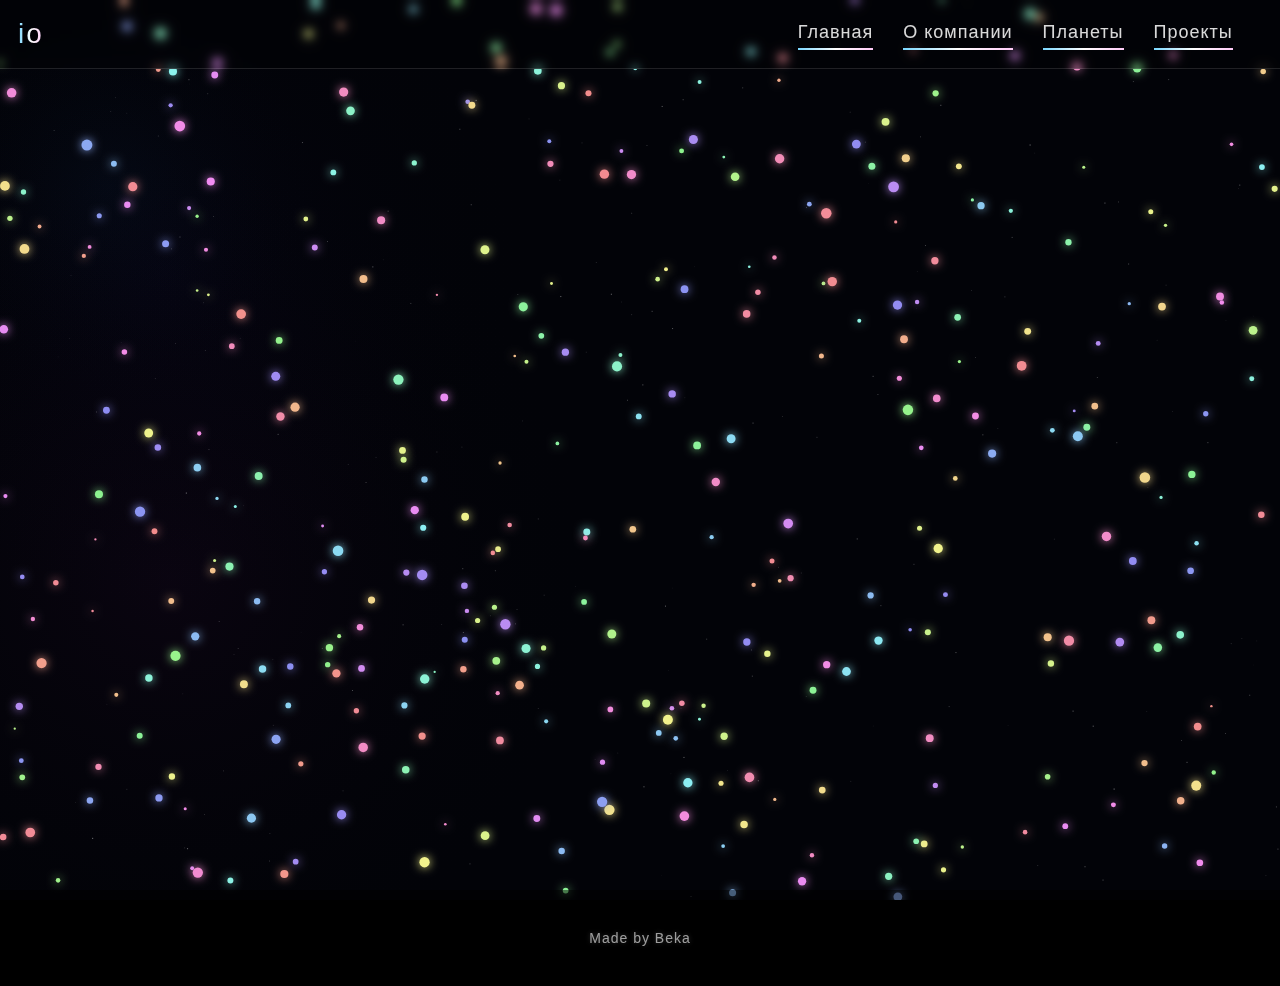
<file: index.html>
<!DOCTYPE html>
<html lang="ru">
<head>
<meta charset="UTF-8">
<title>io Космос, Астрология, Планеты</title>
<link rel="stylesheet" href="style.css">
</head>
<body>

<header>
    <div class="logo">io</div>
    <nav>
        <a href="index.html">Главная</a>
        <a href="AboutUs.html">О компании</a>
        <a href="solar.html">Планеты</a>
        <a href="project.html">Проекты</a>
    </nav>
</header>

<canvas id="galaxy"></canvas>

<div class="content">
    <marquee width= "100%" direction="right" loop = "infinite" scrollamount="16"><h1>io</h1></marquee>
    <p>Мы исследуем космос, наблюдаем за планетами и создаём новые способы понимать Вселенную.</p>

    <div class="btns">
        <a href="AboutUs.html">О компании</a>
        <a href="project.html">Проекты</a>
        <a href="solar.html">Планеты</a>
    </div>
</div>

<footer id="lol" style="position: relative; z-index: 99999;">
    <a href="https://www.youtube.com/watch?v=W9QVQvGSsKI" target="_blank" style="text-decoration: none; color: inherit; display: block; cursor: pointer;">
        Made by Beka
    </a>
</footer>

<script src="galaxy.js"></script>
</body>
</html>
</file>
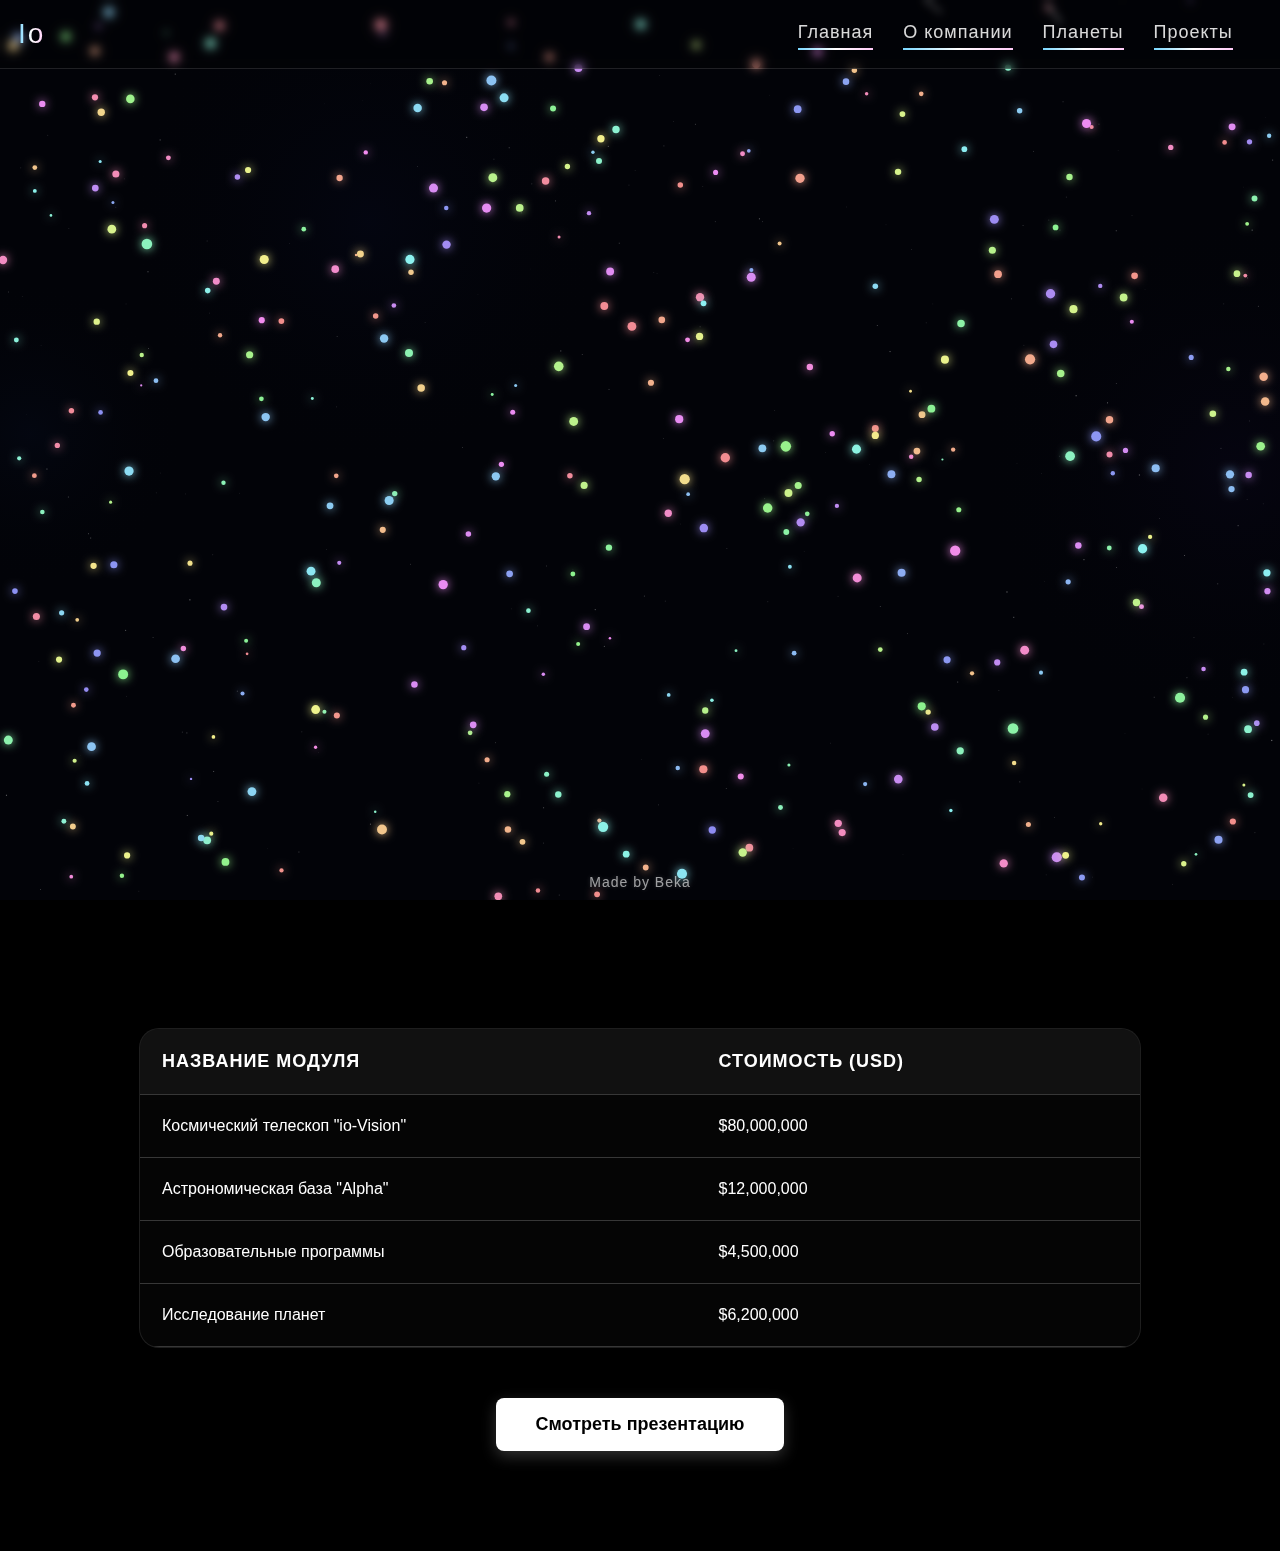
<file: project.html>
<!doctype html>
<html lang="ru">
  <head>
    <meta charset="UTF-8" />
    <title>Io Проекты</title>
    <link rel="stylesheet" href="style.css" />
  </head>
  <body>
    <header>
      <div class="logo">Io</div>
      <nav>
        <a href="index.html">Главная</a>
        <a href="AboutUs.html">О компании</a>
        <a href="solar.html">Планеты</a>
        <a href="project.html">Проекты</a>
      </nav>
    </header>

    <canvas id="galaxy"></canvas>

    <div class="content">
      <h1>Наши проекты</h1>
      <p>
        Io занимается исследованием космоса, астрономическими наблюдениями и
        разработкой уникальных проектов, чтобы изучать Вселенную.
      </p>

      <div class="projects-grid">
        <div class="project-card" data-budget="$80 000 000">
          <div
            class="project-img"
            style="
              background-image: url(&quot;https://upload.wikimedia.org/wikipedia/commons/4/4a/XMM-Newton_spacecraft_model.png&quot;);
            "
          ></div>
          <h2>Космический телескоп</h2>
          <p>
            Проект по запуску телескопа для изучения удалённых галактик и
            туманностей.
          </p>
          <button class="details-btn">Подробнее</button>
        </div>

        <div class="project-card" data-budget="$12 000 000">
          <div
            class="project-img"
            style="
              background-image: url(&quot;https://naked-science.ru/wp-content/uploads/2023/07/image-295.png&quot;);
            "
          ></div>
          <h2>Астрономическая база</h2>
          <p>
            Создание наземной обсерватории для наблюдения за планетами и
            звёздами.
          </p>
          <button class="details-btn">Подробнее</button>
        </div>

        <div class="project-card" data-budget="$4 500 000">
          <div
            class="project-img"
            style="
              background-image: url(&quot;https://prodod.moscow/wp-content/uploads/2019/05/starry-night-1149815_640.jpg&quot;);
            "
          ></div>
          <h2>Образовательные программы</h2>
          <p>
            Программы для школьников и студентов по астрономии и космонавтике.
          </p>
          <button class="details-btn">Подробнее</button>
        </div>

        <div class="project-card" data-budget="$6 200 000">
          <div
            class="project-img"
            style="
              background-image: url(&quot;https://m.misha.suvorkov.ru/gasplanet.png&quot;);
            "
          ></div>
          <h2>Исследование планет</h2>
          <p>Проекты по наблюдению и анализу планет нашей Солнечной системы.</p>
          <button class="details-btn">Подробнее</button>
        </div>
      </div>
    </div>

    <div class="project-details" id="projectDetails"></div>

<section class="budget-section">
    <h2 class="gallery-title">Сметы проектов</h2>
    
    <div class="table-container">
        <table class="glass-table">
            <thead>
                <tr>
                    <th>Название модуля</th>
                    <th>Стоимость (USD)</th>
                </tr>
            </thead>
            <tbody>
                <tr>
                    <td>Космический телескоп "io-Vision"</td>
                    <td>$80,000,000</td>
                </tr>
                <tr>
                    <td>Астрономическая база "Alpha"</td>
                    <td>$12,000,000</td>
                </tr>
                <tr>
                    <td>Образовательные программы</td>
                    <td>$4,500,000</td>
                </tr>
                <tr>
                    <td>Исследование планет</td>
                    <td>$6,200,000</td>
                </tr>
            </tbody>
        </table>
    </div>

    <div class="video-trigger-wrapper">
        <button id="showVideoBtn" class="white-btn">Смотреть презентацию</button>
    </div>
</section>

<div id="videoModal" class="project-details" style="display:none;">
    <button class="pd-close" id="closeVideo">✕</button>
    <div class="pd-inner" style="max-width: 1250px;">
        <div class="video-content-block">
            <video id="mainVideo" width="1200" height="600" muted loop controls playsinline class="main-video">
                <source src="" type="video/mp4">
            </video>
            <div class="pd-right">
                <h2>Визуализация миссии</h2>
                <p class="pd-lead">Демонстрация работы систем в условиях глубокого космоса.</p>
            </div>
        </div>
    </div>
</div>

    <footer>Made by Beka</footer>

    <script src="galaxy.js"></script>
    <script src="project.js"></script>
  </body>
</html>
</file>
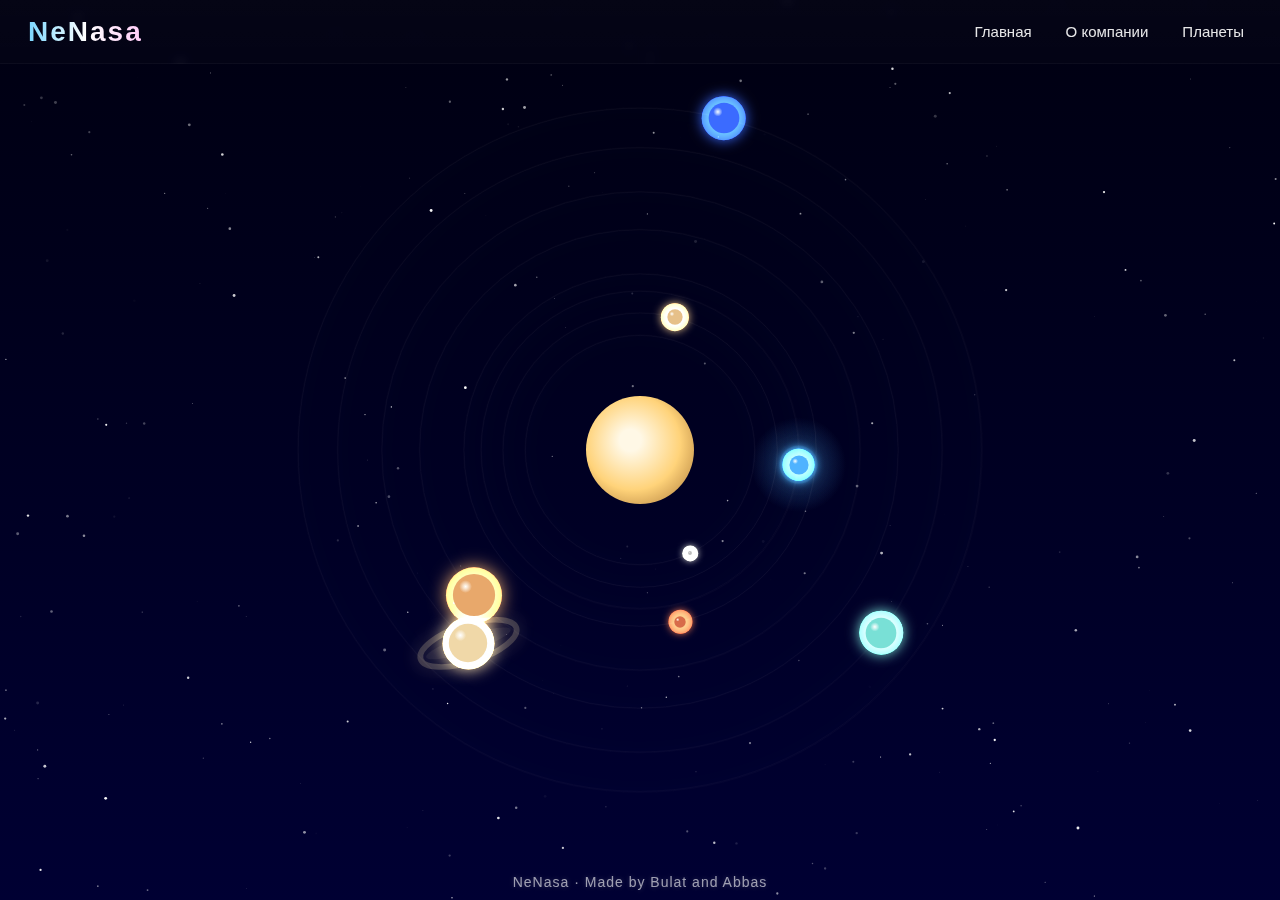
<file: solar.html>
<!DOCTYPE html>
<html lang="ru">
<head>
  <meta charset="utf-8" />
  <meta name="viewport" content="width=device-width, initial-scale=1" />
  <title>NeNasa - Солнечная система</title>
  <link rel="stylesheet" href="solar.css" />
</head>
<body>
  <header class="topbar" role="banner">
    <div class="logo">NeNasa</div>
    <nav class="nav" role="navigation" aria-label="Главное меню">
      <a href="index.html">Главная</a>
      <a href="AboutUs.html">О компании</a>
      <a href="project.html">Планеты</a>
    </nav>
  </header>

 

  <main class="stage" role="main">
    <canvas id="space" aria-hidden="true"></canvas>
    <div id="ui" aria-hidden="false"></div>
    <div id="orbits" aria-hidden="true"></div>
    <div id="controls" aria-hidden="true"></div>

    <div id="info" role="dialog" aria-modal="false" aria-hidden="true" tabindex="-1">
      <button id="infoClose" aria-label="Закрыть">✕</button>
      <h3 id="infoTitle"></h3>
      <p id="infoDesc"></p>
      <ul id="infoFacts"></ul>
    </div>

    <footer class="footer" role="contentinfo">
      NeNasa · Made by Bulat and Abbas
    </footer>
  </main>

  <script src="solar.js" defer></script>
</body>
</html>
</file>
<file: style.css>
html,
body {
  margin: 0;
  padding: 0;
  background: black;
  height: 100%;
  font-family: "Segoe UI", Arial, sans-serif;
  scroll-behavior: smooth;
}


::-webkit-scrollbar {
  width: 8px;
  background: transparent;
}
::-webkit-scrollbar-thumb {
  background: rgba(255, 255, 255, 0.1);
  border-radius: 10px;
}
::-webkit-scrollbar-track {
  background: transparent;
}

#lol {
    cursor: pointer; /* Makes the mouse turn into a hand icon */
    transition: opacity 0.3s;
}

.budget-section {
  padding: 60px 20px 100px;
  position: relative;
  z-index: 5;
}

.table-container {
  max-width: 1000px;
  margin: 0 auto;
  background: rgba(255, 255, 255, 0.02);
  backdrop-filter: blur(15px);
  border-radius: 20px;
  border: 1px solid rgba(255, 255, 255, 0.1);
  overflow: hidden;
}

.glass-table {
  width: 100%;
  border-collapse: collapse;
  color: #fff;
}

.glass-table th,
.glass-table td {
  padding: 22px;
  text-align: left;
  border-bottom: 1px solid rgba(255, 255, 255, 0.2); /* Те самые грани снизу */
}

footer#lol {
    position: relative;
    z-index: 9999; /* Очень высокий приоритет */
    padding: 40px 0;
    text-align: center;
    background: rgba(0,0,0,0.5);
}

footer#lol a {
    display: inline-block;
    text-decoration: none;
    color: rgba(255,255,255,0.5);
    transition: 0.3s;
    pointer-events: auto !important; 
}

footer#lol a:hover {
    color: #fff;
    transform: scale(1.1);
}

.glass-table th {
  background: rgba(255, 255, 255, 0.05);
  font-size: 18px;
  text-transform: uppercase;
  letter-spacing: 1px;
}

.video-trigger-wrapper {
  text-align: center;
  margin-top: 50px;
}

.white-btn {
  background: #ffffff;
  color: #000000;
  border: none;
  padding: 16px 40px;
  font-size: 18px;
  font-weight: 700;
  border-radius: 8px;
  cursor: pointer;
  transition: all 0.4s cubic-bezier(0.175, 0.885, 0.32, 1.275);
  box-shadow: 0 5px 15px rgba(255, 255, 255, 0.2);
}

.white-btn:hover {
  transform: translateY(-5px);
  box-shadow: 0 10px 30px rgba(255, 255, 255, 0.4);
  background: #f0f0f0;
}

.video-content-block {
  display: flex;
  flex-direction: column;
  align-items: center;
  width: 100%;
}

.main-video {
  border-radius: 15px;
  border: 1px solid rgba(255, 255, 255, 0.1);
  max-width: 100%;
  height: auto;
  box-shadow: 0 20px 50px rgba(0, 0, 0, 0.5);
}
canvas {
  position: fixed;
  top: 0;
  left: 0;
  display: block;
  z-index: 1;
}

header {
  position: fixed;
  top: 0;
  left: 0;
  width: 100%;
  z-index: 10;
  display: flex;
  justify-content: space-between;
  align-items: center;
  padding: 18px;
  backdrop-filter: blur(4px);
  background: rgba(0, 0, 0, 0.25);
  border-bottom: 1px solid rgba(255, 255, 255, 0.12);
  animation: fadeIn 1.5s forwards;
}

.logo {
  font-size: 28px;
  font-weight: 600px;
  letter-spacing: 2px;
  background: linear-gradient(90deg, #7ad7ff, #ffffff, #ffcbf8);
  -webkit-background-clip: text;
  color: transparent;
  transition: 0.4s ease;
}

.logo:hover {
  transform: scale(1.05);
  opacity: 0.9;
}

nav {
  display: flex;
  gap: 30px;
}

nav a {
  text-decoration: none;
  color: rgba(255, 255, 255, 0.85);
  font-size: 18px;
  letter-spacing: 1px;
  padding-bottom: 4px;
  transition: 0.35s ease;
  position: relative;
  right: 15%;
}

nav a::after {
  content: "";
  position: absolute;
  bottom: -3px;
  left: 0%;
  width: 100%;
  height: 2px;
  background: linear-gradient(90deg, #7ad7ff, #ffffff, #ffcbf8);
  transition: 0.4s;
}

nav a:hover::after {
  width: 100%;
}

nav a:hover {
  transform: translateY(-2px);
  color: white;
}

.content {
  position: relative;
  z-index: 5;
  width: 100%;
  height: 100%;
  display: flex;
  flex-direction: column;
  justify-content: center;
  align-items: center;
  color: white;
  text-align: center;
  backdrop-filter: blur(3px);
  opacity: 0;
  animation: fadeIn 2s forwards;
}

h1 {
  font-size: 64px;
  letter-spacing: 4px;
  text-transform: uppercase;
  margin: 0 0 10px;
  background: linear-gradient(90deg, #7ad7ff, #ffffff, #ffcbf8);
  -webkit-background-clip: text;
  color: transparent;
  animation: pulseText 3s infinite alternate;
}

h1:hover {
  transform: scale(1.05);
  text-shadow:
    0 0 20px rgba(122, 215, 255, 0.7),
    0 0 30px rgba(255, 203, 248, 0.6);
}

p {
  font-size: 20px;
  max-width: 600px;
  opacity: 0.85;
  margin-bottom: 40px;
  animation: fadeInText 2s forwards 0.5s;
}

.btns {
  display: flex;
  gap: 20px;
  margin-bottom: 40px;
}

.btns a {
  text-decoration: none;
  padding: 14px 28px;
  border-radius: 8px;
  font-size: 18px;
  color: white;
  background: rgba(255, 255, 255, 0.12);
  border: 1px solid rgba(255, 255, 255, 0.25);
  transition: all 0.35s ease;
  backdrop-filter: blur(4px);
  position: relative;
  overflow: hidden;
}

.btns a::before {
  content: "";
  position: absolute;
  top: -50%;
  left: -50%;
  width: 200%;
  height: 200%;
  background: linear-gradient(45deg, #7ad7ff, #ffffff, #ffcbf8, #7ad7ff);
  background-size: 400% 400%;
  z-index: 0;
  filter: blur(10px);
  opacity: 0;
  transition: 0.5s;
}

.btns a:hover::before {
  opacity: 0.5;
  animation: gradientMove 4s linear infinite;
}

.btns a:hover {
  transform: scale(1.08) rotate(-1deg);
  background: rgba(255, 255, 255, 0.25);
  border-color: rgba(255, 255, 255, 0.4);
  box-shadow:
    0 0 25px rgba(255, 255, 255, 0.35),
    0 0 40px rgba(122, 215, 255, 0.25);
}

.btns a span {
  position: relative;
  z-index: 1;
}

footer {
  position: fixed;
  bottom: 10px;
  width: 100%;
  text-align: center;
  font-size: 14px;
  color: rgba(255, 255, 255, 0.6);
  letter-spacing: 1px;
  z-index: 5;
  text-shadow: 0 0 5px rgba(255, 255, 255, 0.2);
  pointer-events: none;
}
h1 {
  animation: floatText 4s ease-in-out infinite;
}
.projects-grid {
  display: grid;
  grid-template-columns: repeat(auto-fit, minmax(250px, 1fr));
  gap: 30px;
  width: 90%;
  max-width: 1200px;
  margin-top: 40px;
}

.project-card {
  background: rgba(255, 255, 255, 0.1);
  border: 1px solid rgba(255, 255, 255, 0.2);
  border-radius: 12px;
  overflow: hidden;
  text-align: center;
  backdrop-filter: blur(6px);
  transition:
    transform 0.35s ease,
    box-shadow 0.35s ease;
}

.project-card:hover {
  transform: scale(1.05);
  box-shadow:
    0 0 20px rgba(122, 215, 255, 0.4),
    0 0 30px rgba(255, 203, 248, 0.3);
}

.project-img {
  width: 100%;
  height: 180px;
  background-size: cover;
  background-position: center;
  transition: transform 0.5s ease;
}

.project-card:hover .project-img {
  transform: scale(1.1);
}

.project-card h2 {
  font-size: 22px;
  margin: 15px 0 10px;
  background: linear-gradient(90deg, #7ad7ff, #ffffff, #ffcbf8);
  -webkit-background-clip: text;
  color: transparent;
}

.project-card p {
  font-size: 16px;
  color: rgba(255, 255, 255, 0.85);
  padding: 0 15px 15px;
}

.project-card a {
  display: inline-block;
  margin-bottom: 15px;
  padding: 10px 20px;
  color: white;
  text-decoration: none;
  background: rgba(255, 255, 255, 0.12);
  border: 1px solid rgba(255, 255, 255, 0.25);
  border-radius: 8px;
  transition: all 0.35s ease;
}

.project-card a:hover {
  background: rgba(255, 255, 255, 0.25);
  box-shadow: 0 0 15px rgba(122, 215, 255, 0.3);
  transform: scale(1.05);
}

.projects {
  display: flex;
  flex-direction: column;
  gap: 20px;
  z-index: 5;
  position: relative;
}

.project-card {
  background: rgba(255, 255, 255, 0.1);
  padding: 20px;
  border-radius: 10px;
  backdrop-filter: blur(4px);
  transition:
    transform 0.3s ease,
    opacity 0.3s ease;
}

.project-card:hover {
  transform: scale(1.02);
}

.project-details {
  position: fixed;
  top: 50%;
  left: 50%;
  width: 60%;
  max-width: 800px;
  background: rgba(0, 0, 0, 0.9);
  padding: 30px;
  border-radius: 15px;
  transform: translate(-50%, -50%) scale(0);
  opacity: 0;
  transition:
    transform 0.5s ease,
    opacity 0.5s ease;
  color: white;
  z-index: 20;
}

.project-details.show {
  transform: translate(-50%, -50%) scale(1);
  opacity: 1;
}
.projects-grid.dimmed,
.projects-grid.dimmed .project-card {
  transition:
    opacity 420ms ease,
    transform 420ms ease;
}
.projects-grid.dimmed {
  pointer-events: none;
  opacity: 0.08;
  transform: scale(0.99);
}
.project-details {
  display: none;
  position: fixed;
  z-index: 120;
  background: linear-gradient(
    180deg,
    rgba(8, 10, 14, 0.98),
    rgba(6, 8, 12, 0.99)
  );
  color: #fff;
  box-shadow:
    0 30px 80px rgba(0, 0, 0, 0.6),
    0 8px 20px rgba(0, 0, 0, 0.5);
  border-radius: 12px;
  overflow: hidden;
  opacity: 0;
  backdrop-filter: blur(6px) saturate(1.05);
}
.project-details .pd-inner {
  display: flex;
  gap: 20px;
  height: 100%;
  box-sizing: border-box;
  padding: 18px;
}
.project-details .pd-left {
  flex: 0 0 44%;
  display: flex;
  align-items: center;
  justify-content: center;
}
.project-details .pd-hero {
  width: 100%;
  height: 100%;
  background-size: cover;
  background-position: center;
  border-radius: 10px;
  box-shadow: inset 0 -30px 60px rgba(0, 0, 0, 0.35);
}
.project-card .details-btn {
  padding: 12px 24px;
  border-radius: 8px;
  font-size: 16px;
  color: white;
  background: rgba(255, 255, 255, 0.12);
  border: 1px solid rgba(255, 255, 255, 0.25);
  cursor: pointer;
  position: relative;
  overflow: hidden;
  transition: all 0.35s ease;
  backdrop-filter: blur(4px);
}

.project-card .details-btn::before {
  content: "";
  position: absolute;
  top: -50%;
  left: -50%;
  width: 200%;
  height: 200%;
  background: linear-gradient(45deg, #7ad7ff, #ffffff, #ffcbf8, #7ad7ff);
  background-size: 400% 400%;
  z-index: 0;
  filter: blur(10px);
  opacity: 0;
  transition: 0.5s;
}

.project-card .details-btn:hover::before {
  opacity: 0.5;
  animation: gradientMove 4s linear infinite;
}

.project-card .details-btn span {
  position: relative;
  z-index: 1;
}
.project-card {
  position: relative;
  transition:
    transform 260ms cubic-bezier(0.2, 0.8, 0.2, 1),
    box-shadow 260ms ease,
    opacity 260ms ease;
}

.project-card:hover {
  transform: translateY(-8px);
  box-shadow: 0 18px 40px rgba(20, 40, 60, 0.45);
}

.project-card .details-btn {
  position: absolute;
  bottom: 5px;
  left: 50%;
  transform: translateX(-50%);
  width: 140px;
  text-align: center;
}

.budget-badge {
  position: absolute;
  right: 12px;
  top: 12px;
  background: linear-gradient(
    90deg,
    rgba(122, 215, 255, 0.12),
    rgba(255, 203, 248, 0.06)
  );
  color: #fff;
  padding: 6px 10px;
  border-radius: 10px;
  font-weight: 600;
  font-size: 13px;
  border: 1px solid rgba(255, 255, 255, 0.06);
  backdrop-filter: blur(6px);
  box-shadow: 0 6px 18px rgba(0, 0, 0, 0.45);
}

.progress-wrap {
  position: absolute;
  left: 18px;
  right: 18px;
  bottom: 55px;
  display: flex;
  align-items: center;
  gap: 10px;
  pointer-events: none;
}
.progress-bar {
  flex: 1;
  height: 8px;
  background: rgba(255, 255, 255, 0.06);
  border-radius: 6px;
  overflow: hidden;
  box-shadow: inset 0 -2px 6px rgba(0, 0, 0, 0.4);
}
.progress-fill {
  height: 100%;
  width: 0;
  background: linear-gradient(90deg, #7ad7ff, #ffcbf8);
  border-radius: 6px;
  transition: width 520ms cubic-bezier(0.2, 0.8, 0.2, 1);
}
.progress-label {
  font-size: 12px;
  color: rgba(255, 255, 255, 0.9);
  min-width: 36px;
  text-align: right;
}
.project-img {
  transition: transform 420ms cubic-bezier(0.2, 0.8, 0.2, 1);
  will-change: transform;
}
.project-card:hover .project-img {
  transform-origin: center center;
  transform: scale(1.06);
}

.project-details .pd-right {
  flex: 1 1 auto;
  overflow: auto;
  padding-right: 10px;
}
.project-details h2 {
  margin: 0 0 8px;
  font-size: 24px;
  letter-spacing: 0.6px;
}
.project-details .pd-lead {
  color: rgba(255, 255, 255, 0.9);
  margin-bottom: 12px;
}
.project-details .pd-meta {
  margin-bottom: 14px;
  color: rgba(255, 255, 255, 0.85);
}
.project-details h3 {
  margin: 12px 0 8px;
  font-size: 16px;
}
.project-details ol,
.project-details ul {
  margin: 8px 0 14px 20px;
  color: rgba(255, 255, 255, 0.9);
}
.project-details .pd-actions {
  display: flex;
  gap: 12px;
  margin-top: 12px;
  align-items: center;
}
.project-details .pd-close {
  position: absolute;
  right: 12px;
  top: 12px;
  background: transparent;
  border: none;
  color: #fff;
  font-size: 20px;
  cursor: pointer;
}
.project-details .pd-close:hover {
  transform: scale(1.05);
}
.project-details .pd-close-btn {
  background: rgba(255, 255, 255, 0.06);
  border: 1px solid rgba(255, 255, 255, 0.08);
  color: #fff;
  padding: 10px 14px;
  border-radius: 8px;
  cursor: pointer;
}
.project-details .pd-more {
  margin-left: auto;
  padding: 10px 14px;
  background: linear-gradient(90deg, #7ad7ff, #ffcbf8);
  color: #08202a;
  border-radius: 8px;
  text-decoration: none;
  font-weight: 600;
}
.no-scroll {
  overflow: hidden;
}

@keyframes floatText {
  0% {
    transform: translateY(0px);
  }
  50% {
    transform: translateY(-8px);
  }
  100% {
    transform: translateY(0px);
  }
}

@keyframes pulseText {
  0% {
    transform: scale(1);
    text-shadow: 0 0 5px rgba(255, 255, 255, 0.2);
  }
  50% {
    transform: scale(1.02);
    text-shadow: 0 0 15px rgba(255, 255, 255, 0.6);
  }
  100% {
    transform: scale(1);
    text-shadow: 0 0 5px rgba(255, 255, 255, 0.2);
  }
}

@keyframes gradientMove {
  0% {
    background-position: 0% 50%;
  }
  50% {
    background-position: 100% 50%;
  }
  100% {
    background-position: 0% 50%;
  }
}

@keyframes fadeIn {
  0% {
    opacity: 0;
    transform: translateY(20px);
  }
  100% {
    opacity: 1;
    transform: translateY(0);
  }
}

@keyframes fadeInText {
  0% {
    opacity: 0;
    transform: translateY(10px);
  }
  100% {
    opacity: 1;
    transform: translateY(0);
  }
}
</file>
<file: solar.css>
:root {
  --bg1: #020311;
  --muted: rgba(230,240,255,0.92);
  --glass: rgba(255,255,255,0.03);
  --accent1: linear-gradient(90deg,#7ad7ff,#ffcbf8);
}

* {
  box-sizing: border-box;
}

html, body {
  height: 100%;
  margin: 0;
  background: radial-gradient(1000px 500px at 10% 10%, #07112a 0%, #020311 40%, #000 100%);
  font-family: Inter, "Segoe UI", Arial, sans-serif;
  color: var(--muted);
  -webkit-font-smoothing: antialiased;
  scroll-behavior: smooth;
}

body.no-scroll {
    overflow: hidden !important;
}

canvas {
  position: fixed;
  inset: 0;
  display: block;
  z-index: 1;
}

.topbar, header {
  position: fixed;
  top: 0;
  left: 0;
  width: 100%;
  height: 64px;
  display: flex;
  align-items: center;
  justify-content: space-between;
  padding: 12px 28px;
  backdrop-filter: blur(6px);
  background: linear-gradient(180deg, rgba(255,255,255,0.02), rgba(255,255,255,0.01));
  border-bottom: 1px solid rgba(255,255,255,0.03);
  z-index: 80;
  animation: fadeIn 1.5s forwards;
}

.logo {
  font-weight: 700;
  font-size: 28px;
  letter-spacing: 2px;
  background: linear-gradient(90deg,#7ad7ff,#ffffff,#ffcbf8);
  -webkit-background-clip: text;
  color: transparent;
  transition: transform .25s ease, opacity .25s ease;
}

.logo:hover {
  transform: scale(1.05);
  opacity: .95;
}

.nav {
  display: flex;
  gap: 18px;
}

.nav a {
  color: rgba(255,255,255,0.9);
  text-decoration: none;
  font-size: 15px;
  padding: 6px 8px;
  border-radius: 8px;
  transition: all .18s ease;
  position: relative;
}

.nav a::after {
  content: "";
  position: absolute;
  bottom: -3px;
  left: 0;
  width: 0%;
  height: 2px;
  background: linear-gradient(90deg,#7ad7ff,#ffffff,#ffcbf8);
  transition: 0.4s;
}

.nav a:hover::after {
  width: 100%;
}

.nav a:hover {
  transform: translateY(-2px);
  color: #fff;
}

.stage {
  width: 100%;
  height: 100vh;
  position: relative;
  overflow: hidden;
}

#space {
  position: fixed;
  inset: 0;
  display: block;
  z-index: 1;
}

#space::before {
  content: '';
  position: absolute;
  inset: 0;
  background: url('https://i.ibb.co/7Yt6S5Q/stars.png') repeat;
  background-size: cover;
  animation: moveStars 120s linear infinite;
  z-index: 0;
}

#ui, #orbits, #controls {
  position: fixed;
  inset: 0;
  pointer-events: auto;
}

.planet-btn {
  position: absolute;
  transform: translate(-50%, -50%);
  border: 0;
  background: transparent;
  cursor: pointer;
  border-radius: 50%;
  transition: transform .18s cubic-bezier(.2,.8,.2,1), box-shadow .18s;
  display: flex;
  align-items: center;
  justify-content: center;
}

.planet-btn .visual {
  pointer-events: none;
  border-radius: 50%;
  display: block;
  animation: pulse 3s ease-in-out infinite;
}

.planet-btn:focus {
  box-shadow: 0 0 18px rgba(122,215,255,0.25);
  transform: translate(-50%, -50%) scale(1.08);
}

.planet-btn:hover .visual {
  box-shadow: 0 0 25px rgba(122,215,255,0.3), 0 0 40px rgba(255,203,248,0.25);
  transform: scale(1.08);
}

.orbit-ring {
  position: absolute;
  border-radius: 50%;
  border: 1px solid rgba(255,255,255,0.03);
  transform: translate(-50%, -50%);
  pointer-events: none;
  mix-blend-mode: screen;
  z-index: 18;
  transition: opacity .6s ease, transform .6s ease, box-shadow .4s;
  animation: slowRotate 30s linear infinite;
}

.orbit-ring.hidden { opacity: 0; }
.orbit-ring.visible {
  opacity: 1;
  box-shadow: 0 0 28px rgba(122,215,255,0.02) inset;
}

#info {
  position: fixed;
  z-index: 70;
  min-width: 220px;
  max-width: 360px;
  background: linear-gradient(180deg, rgba(255,255,255,0.03), rgba(255,255,255,0.01));
  border: 1px solid rgba(255,255,255,0.06);
  backdrop-filter: blur(6px);
  padding: 14px;
  border-radius: 12px;
  box-shadow: 0 20px 60px rgba(0,0,0,0.7);
  transform-origin: top left;
  opacity: 0;
  visibility: hidden;
  transition: opacity .22s ease, transform .22s cubic-bezier(.2,.8,.2,1);
  pointer-events: none;
}

#info[aria-hidden="false"] {
  opacity: 1;
  visibility: visible;
  transform: scale(1);
}

#info[aria-hidden="true"] {
  transform: scale(.98);
}

#infoClose {
  position: absolute;
  top: 8px;
  right: 8px;
  border: 0;
  background: transparent;
  color: var(--muted);
  font-size: 16px;
  cursor: pointer;
}

#infoTitle {
  margin: 6px 0 8px;
  font-size: 18px;
  background: var(--accent1);
  -webkit-background-clip: text;
  color: transparent;
}

#infoDesc {
  margin: 0 0 10px;
  font-size: 14px;
  color: rgba(230,240,255,0.95);
  line-height: 1.4;
}

#infoFacts {
  margin: 0;
  padding-left: 18px;
  font-size: 13px;
  color: rgba(210,225,240,0.95);
}

.planet-glow {
  filter: blur(8px);
  opacity: .9;
  mix-blend-mode: screen;
}

.sun {
  position: absolute;
  top: 50%;
  left: 50%;
  width: 120px;
  height: 120px;
  transform: translate(-50%, -50%);
  border-radius: 50%;
  background: radial-gradient(circle, #fff89c 0%, #ffcb00 60%, #ff7f00 100%);
  box-shadow: 0 0 80px #fff89c, 0 0 120px #ffcb00, 0 0 200px #ff7f00;
  z-index: 10;
  animation: sunPulse 5s ease-in-out infinite;
}

.content {
  position: relative;
  z-index: 5;
  width: 100%;
  height: 100%;
  display: flex;
  flex-direction: column;
  justify-content: center;
  align-items: center;
  color: white;
  text-align: center;
  backdrop-filter: blur(3px);
  opacity: 0;
  animation: fadeIn 2s forwards;
}

h1 {
  font-size: 64px;
  letter-spacing: 4px;
  text-transform: uppercase;
  margin: 0 0 10px;
  background: linear-gradient(90deg, #7ad7ff, #ffffff, #ffcbf8);
  -webkit-background-clip: text;
  color: transparent;
  animation: pulseText 3s infinite alternate;
}

h1:hover {
  transform: scale(1.05);
  text-shadow: 0 0 20px rgba(122, 215, 255, 0.7), 0 0 30px rgba(255, 203, 248, 0.6);
}

p {
  font-size: 20px;
  max-width: 600px;
  opacity: 0.85;
  margin-bottom: 40px;
  animation: fadeInText 2s forwards 0.5s;
}

.btns {
  display: flex;
  gap: 20px;
  margin-bottom: 40px;
}

.btns a {
  text-decoration: none;
  padding: 14px 28px;
  border-radius: 8px;
  font-size: 18px;
  color: white;
  background: rgba(255,255,255,0.12);
  border: 1px solid rgba(255,255,255,0.25);
  transition: all 0.35s ease;
  backdrop-filter: blur(4px);
  position: relative;
  overflow: hidden;
}

.btns a::before {
  content: '';
  position: absolute;
  top: -50%;
  left: -50%;
  width: 200%;
  height: 200%;
  background: linear-gradient(45deg, #7ad7ff, #ffffff, #ffcbf8, #7ad7ff);
  background-size: 400% 400%;
  z-index: 0;
  filter: blur(10px);
  opacity: 0;
  transition: 0.5s;
}

.btns a:hover::before {
  opacity: 0.5;
  animation: gradientMove 4s linear infinite;
}

.btns a:hover {
  transform: scale(1.08) rotate(-1deg);
  background: rgba(255,255,255,0.25);
  border-color: rgba(255,255,255,0.4);
  box-shadow: 0 0 25px rgba(255,255,255,0.35), 0 0 40px rgba(122,215,255,0.25);
}

.btns a span {
  position: relative;
  z-index: 1;
}

footer {
  position: fixed;
  bottom: 10px;
  width: 100%;
  text-align: center;
  font-size: 14px;
  color: rgba(255,255,255,0.6);
  letter-spacing: 1px;
  z-index: 5;
  text-shadow: 0 0 5px rgba(255,255,255,0.2);
  pointer-events: none;
}

body, html {
  margin: 0;
  padding: 0;
  height: 100%;
  overflow: hidden;
  background: linear-gradient(to bottom, #000011, #000033);
}

#space {
  position: absolute;
  top: 0;
  left: 0;
  width: 100%;
  height: 100%;
  z-index: 0;
}

#space::before {
  pointer-events: none;
}

#ui,
#orbits {
  pointer-events: none;
}

#controls {
  pointer-events: auto;
  z-index: 32; 
}

.planet-btn {
  z-index: 33;
  position: absolute; 
}

#info {
  z-index: 100;
  pointer-events: none; 
}

.sun,
#space,
canvas {
  -webkit-user-select: none;
  user-select: none;
}

.planet-btn .visual {
  pointer-events: none;
}


@keyframes pulseText {
  0% { transform: scale(1); text-shadow: 0 0 5px rgba(255,255,255,0.2); }
  50% { transform: scale(1.02); text-shadow: 0 0 15px rgba(255,255,255,0.6); }
  100% { transform: scale(1); text-shadow: 0 0 5px rgba(255,255,255,0.2); }
}

@keyframes gradientMove {
  0% { background-position: 0% 50%; }
  50% { background-position: 100% 50%; }
  100% { background-position: 0% 50%; }
}

@keyframes fadeIn {
  0% { opacity: 0; transform: translateY(20px); }
  100% { opacity: 1; transform: translateY(0); }
}

@keyframes fadeInText {
  0% { opacity: 0; transform: translateY(10px); }
  100% { opacity: 1; transform: translateY(0); }
}

@keyframes slowRotate {
  from { transform: translate(-50%, -50%) rotate(0); }
  to { transform: translate(-50%, -50%) rotate(360deg); }
}

@keyframes pulse {
  0% { transform: scale(1); }
  50% { transform: scale(1.03); }
  100% { transform: scale(1); }
}

@keyframes sunPulse {
  0%, 100% { transform: translate(-50%, -50%) scale(1); }
  50% { transform: translate(-50%, -50%) scale(1.05); }
}

@keyframes moveStars {
  0% { transform: translate(0,0); }
  100% { transform: translate(-1000px, 500px); }
}

@media (max-width:720px) {
  #info { max-width: 92%; min-width: 200px; padding: 12px; }
  .topbar { padding: 10px 16px; }
}

@media (prefers-reduced-motion: reduce) {
  #info, .planet-btn, .nav a { transition: none; }
}
</file>
